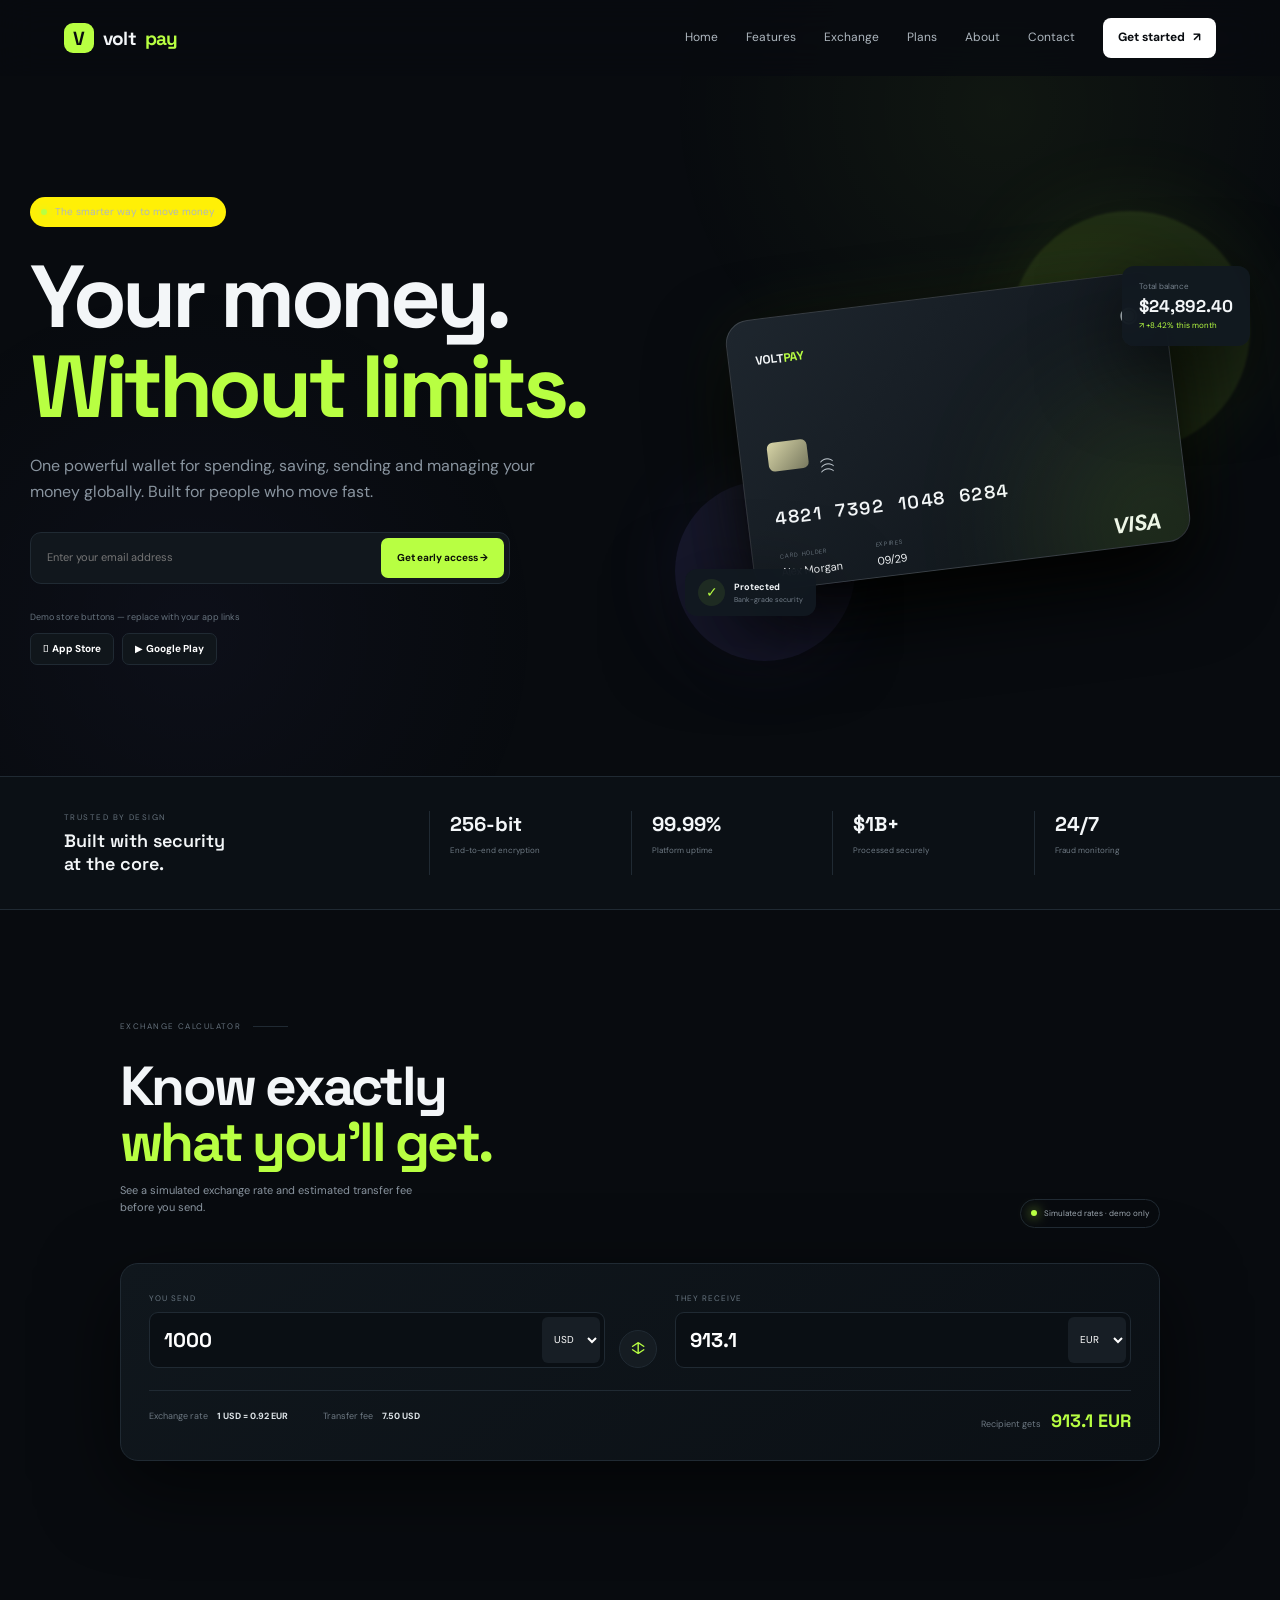
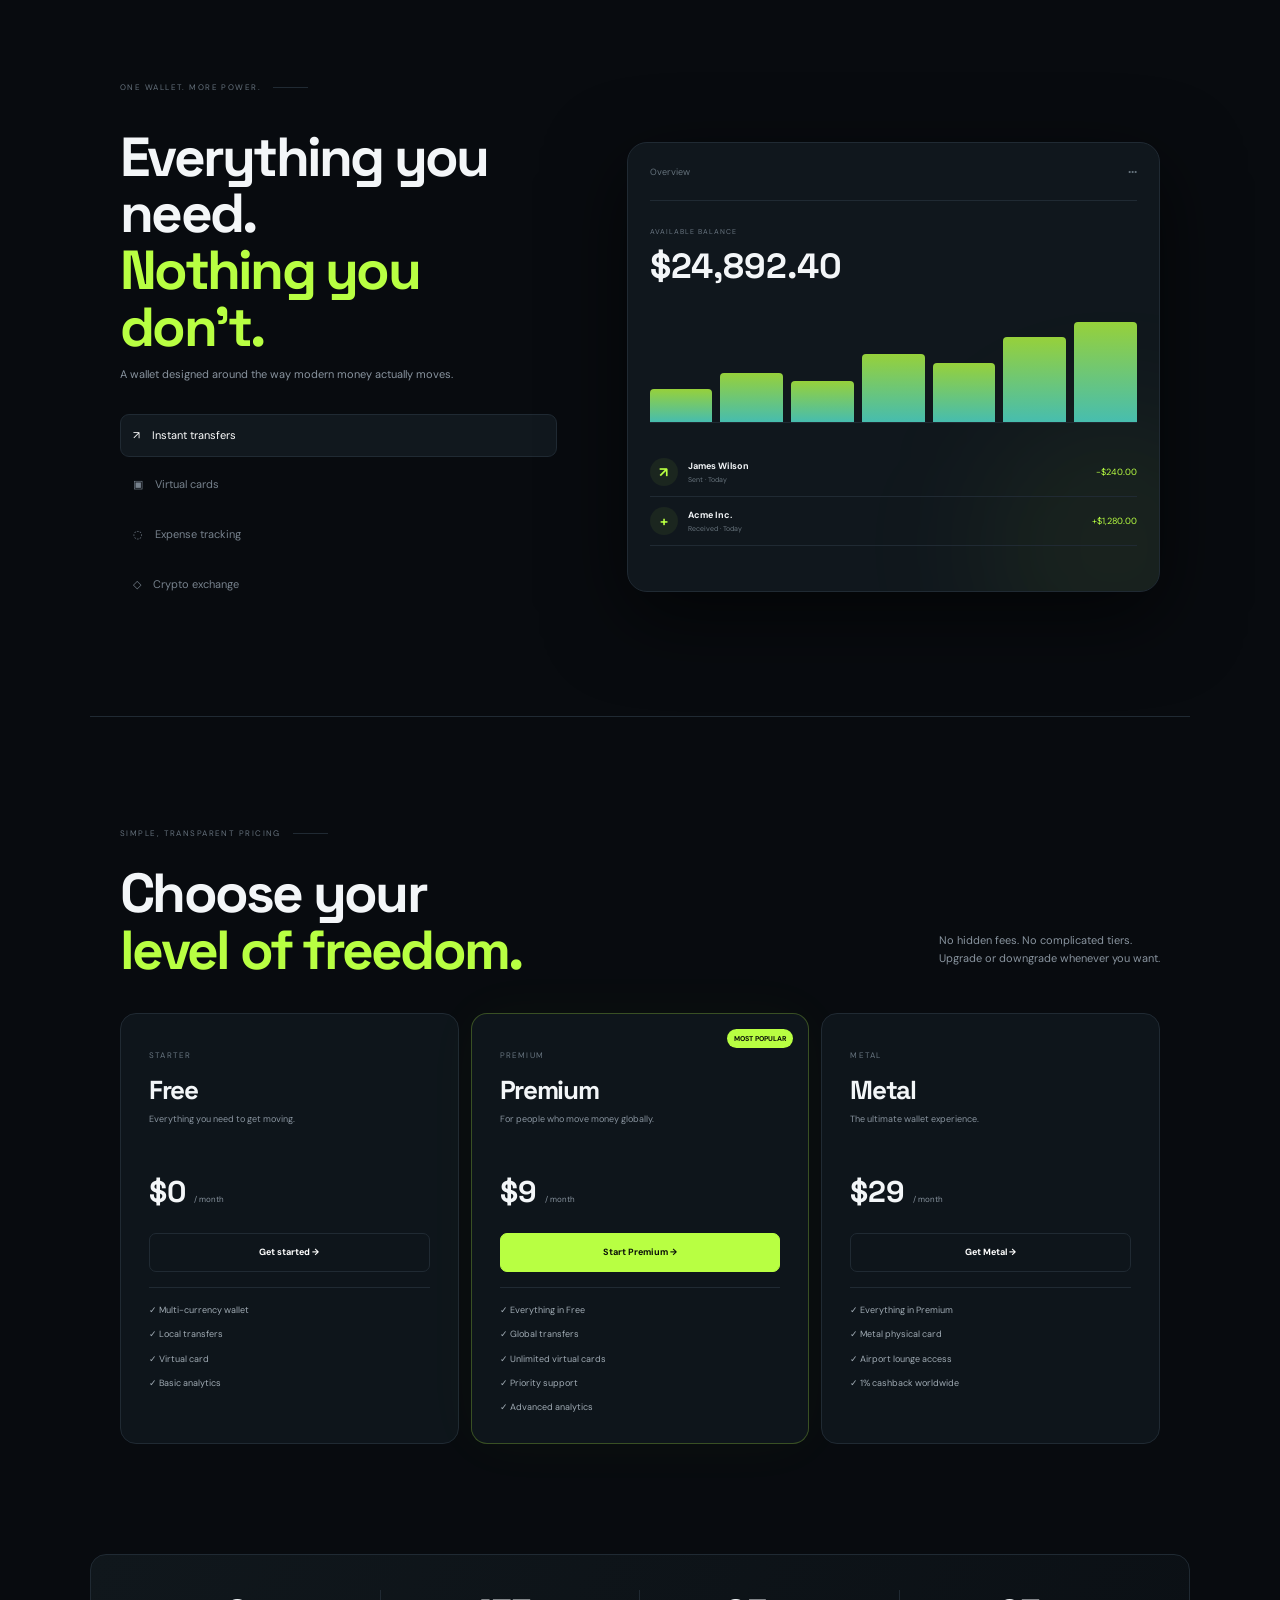
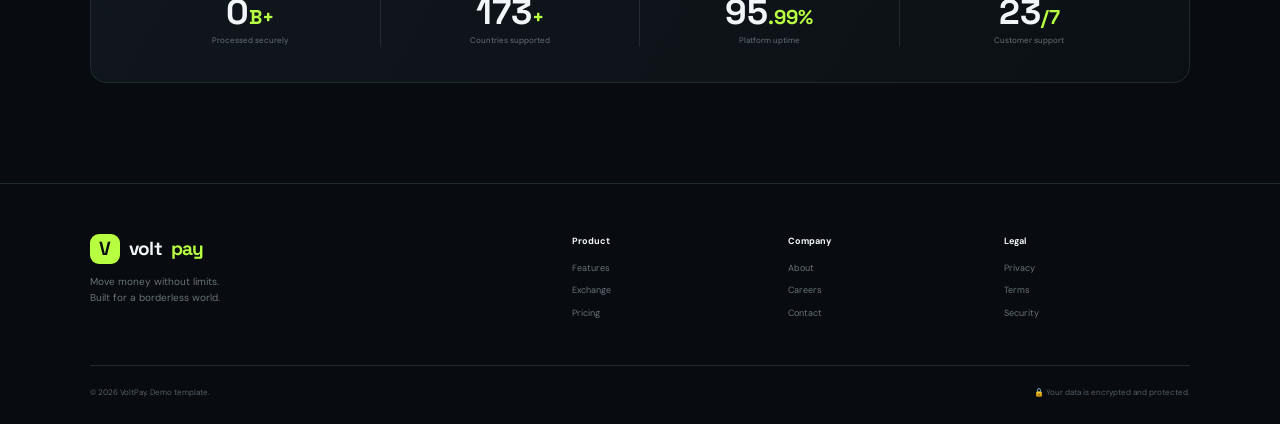
<file: index.html>
<!doctype html>
<html lang="en">
<head>
  <meta charset="utf-8">
  <meta name="viewport" content="width=device-width, initial-scale=1">
  <meta name="description" content="VoltPay — modern fintech and digital wallet landing page template for businesses, startups and financial products.">
  <meta name="theme-color" content="#080b0f">
  <meta property="og:type" content="website">
  <meta property="og:title" content="VoltPay — Digital Wallet Template">
  <meta property="og:description" content="A modern fintech and digital wallet landing page template built with HTML, CSS and JavaScript.">
  <meta property="og:url" content="https://dev-muhadz.github.io/voltpay-fintech-digital-wallet-template/">
  <link rel="canonical" href="https://dev-muhadz.github.io/voltpay-fintech-digital-wallet-template/">
  <link rel="icon" href="favicon.svg" type="image/svg+xml">
  <link rel="preconnect" href="https://fonts.googleapis.com">
  <link rel="preconnect" href="https://fonts.gstatic.com" crossorigin>
  <link href="https://fonts.googleapis.com/css2?family=DM+Sans:wght@400;500;600;700&family=Space+Grotesk:wght@600;700&display=swap" rel="stylesheet">
  <link rel="stylesheet" href="css/styles.css">
  <link rel="stylesheet" href="css/phase-3-fixes.css">
  <link rel="stylesheet" href="css/accessibility-fixes.css">
  <title>VoltPay — Digital Wallet Template</title>
</head>
<body>
<header class="site-header" id="site-header">
  <a class="logo" href="index.html" aria-label="VoltPay home"><span class="logo-mark">V</span>volt<span>pay</span></a>
  <nav class="nav" id="nav" aria-label="Primary navigation">
    <a href="index.html">Home</a>
    <a href="#features">Features</a>
    <a href="#calculator">Exchange</a>
    <a href="#pricing">Plans</a>
    <a href="about.html">About</a>
    <a href="contact.html">Contact</a>
    <a class="nav-cta" href="#signup">Get started <b>↗</b></a>
  </nav>
  <button class="menu-toggle" id="menu-toggle" aria-label="Open navigation" aria-expanded="false">☰</button>
</header>

<main>
<section class="hero">
  <div class="hero-copy">
    <div class="eyebrow"><i></i> The smarter way to move money</div>
    <h1>Your money.<br><em>Without limits.</em></h1>
    <p>One powerful wallet for spending, saving, sending and managing your money globally. Built for people who move fast.</p>
    <form class="signup" id="signup">
      <input type="email" placeholder="Enter your email address" aria-label="Email address" required>
      <button type="submit">Get early access <span>→</span></button>
    </form>
    <div class="download">
      <small>Demo store buttons — replace with your app links</small>
      <div>
        <button type="button" aria-label="App Store placeholder — replace with your App Store URL"> <b>App Store</b></button>
        <button type="button" aria-label="Google Play placeholder — replace with your Google Play URL">▶ <b>Google Play</b></button>
      </div>
    </div>
  </div>

  <div class="hero-visual" aria-label="Digital card preview">
    <div class="orb orb-a"></div>
    <div class="orb orb-b"></div>
    <div class="wallet-card">
      <div class="card-top"><span>VOLT<span>PAY</span></span><i>◉</i></div>
      <div class="chip"></div>
      <div class="contactless">)))</div>
      <div class="card-number">4821&nbsp;&nbsp;7392&nbsp;&nbsp;1048&nbsp;&nbsp;6284</div>
      <div class="card-bottom">
        <span><small>CARD HOLDER</small>Alex Morgan</span>
        <span><small>EXPIRES</small>09/29</span>
        <strong>VISA</strong>
      </div>
    </div>
    <div class="balance-float">
      <small>Total balance</small>
      <b>$24,892.40</b>
      <span>↗ +8.42% this month</span>
    </div>
    <div class="secure-float"><i>✓</i><span><b>Protected</b><small>Bank-grade security</small></span></div>
  </div>
</section>

<section class="trust" id="security">
  <div class="trust-copy">
    <span>TRUSTED BY DESIGN</span>
    <b>Built with security<br>at the core.</b>
  </div>
  <div class="trust-items">
    <div><strong>256-bit</strong><small>End-to-end encryption</small></div>
    <div><strong>99.99%</strong><small>Platform uptime</small></div>
    <div><strong>$1B+</strong><small>Processed securely</small></div>
    <div><strong>24/7</strong><small>Fraud monitoring</small></div>
  </div>
</section>

<section class="section calculator" id="calculator">
  <div class="section-label">EXCHANGE CALCULATOR <span></span></div>
  <div class="calc-head">
    <div>
      <h2>Know exactly<br><em>what you'll get.</em></h2>
      <p>See a simulated exchange rate and estimated transfer fee before you send.</p>
    </div>
    <div class="rate-pill"><i></i> Simulated rates · demo only</div>
  </div>
  <div class="calc-box">
    <div class="calc-field">
      <label for="amount">You send</label>
      <div><input id="amount" type="number" value="1000" min="0"><select id="from" aria-label="Send currency"><option>USD</option><option>EUR</option><option>GBP</option><option>NGN</option></select></div>
    </div>
    <button class="swap" id="swap" type="button" aria-label="Swap currencies">↕</button>
    <div class="calc-field">
      <label for="result">They receive</label>
      <div><input id="result" readonly><select id="to" aria-label="Receive currency"><option>EUR</option><option>USD</option><option>GBP</option><option>NGN</option></select></div>
    </div>
    <div class="calc-summary">
      <span>Exchange rate <b id="rate">—</b></span>
      <span>Transfer fee <b id="fee">—</b></span>
      <span class="receive">Recipient gets <strong id="receive">—</strong></span>
    </div>
  </div>
</section>

<section class="section features" id="features">
  <div class="section-label">ONE WALLET. MORE POWER. <span></span></div>
  <div class="feature-layout">
    <div>
      <h2>Everything you need.<br><em>Nothing you don't.</em></h2>
      <p class="intro">A wallet designed around the way modern money actually moves.</p>
      <div class="tabs" role="tablist" aria-label="Wallet features">
        <button class="active" data-tab="transfer" role="tab">↗ <span>Instant transfers</span></button>
        <button data-tab="card" role="tab">▣ <span>Virtual cards</span></button>
        <button data-tab="track" role="tab">◌ <span>Expense tracking</span></button>
        <button data-tab="crypto" role="tab">◇ <span>Crypto exchange</span></button>
      </div>
    </div>

    <div class="feature-screen">
      <div class="screen-top"><span>Overview</span><span>•••</span></div>

      <div class="feature-content active" data-panel="transfer">
        <small>AVAILABLE BALANCE</small>
        <strong>$24,892.40</strong>
        <div class="mini-chart"><i></i><i></i><i></i><i></i><i></i><i></i><i></i></div>
        <div class="transaction"><b>↗</b><span><strong>James Wilson</strong><small>Sent · Today</small></span><em>-$240.00</em></div>
        <div class="transaction"><b>+</b><span><strong>Acme Inc.</strong><small>Received · Today</small></span><em class="positive">+$1,280.00</em></div>
      </div>

      <div class="feature-content" data-panel="card">
        <div class="mock-virtual-card"><span>VOLT<span>PAY</span></span><b>•••• 6284</b></div>
        <h3>Virtual card ready</h3>
        <p>Create a disposable card for safer online payments.</p>
      </div>

      <div class="feature-content" data-panel="track">
        <div class="budget"><span>Monthly spending</span><b>$2,480 <small>/ $4,000</small></b><i><u></u></i></div>
        <h3>Stay in control</h3>
        <p>Automatic categories and smart spending insights.</p>
      </div>

      <div class="feature-content" data-panel="crypto">
        <div class="coin-row"><span>₿</span><b>Bitcoin</b><strong>$68,420</strong><em>+4.2%</em></div>
        <div class="coin-row"><span>Ξ</span><b>Ethereum</b><strong>$3,842</strong><em>+2.8%</em></div>
        <h3>Trade in one place</h3>
      </div>
    </div>
  </div>
</section>

<section class="section plans" id="pricing">
  <div class="section-label">SIMPLE, TRANSPARENT PRICING <span></span></div>
  <div class="pricing-head">
    <div><h2>Choose your<br><em>level of freedom.</em></h2></div>
    <p>No hidden fees. No complicated tiers.<br>Upgrade or downgrade whenever you want.</p>
  </div>
  <div class="price-grid">
    <article><span class="plan-tag">STARTER</span><h3>Free</h3><p>Everything you need to get moving.</p><strong>$0 <small>/ month</small></strong><button type="button" data-plan="Starter">Get started →</button><ul><li>✓ Multi-currency wallet</li><li>✓ Local transfers</li><li>✓ Virtual card</li><li>✓ Basic analytics</li></ul></article>
    <article class="featured"><span class="popular">MOST POPULAR</span><span class="plan-tag">PREMIUM</span><h3>Premium</h3><p>For people who move money globally.</p><strong>$9 <small>/ month</small></strong><button type="button" data-plan="Premium">Start Premium →</button><ul><li>✓ Everything in Free</li><li>✓ Global transfers</li><li>✓ Unlimited virtual cards</li><li>✓ Priority support</li><li>✓ Advanced analytics</li></ul></article>
    <article><span class="plan-tag">METAL</span><h3>Metal</h3><p>The ultimate wallet experience.</p><strong>$29 <small>/ month</small></strong><button type="button" data-plan="Metal">Get Metal →</button><ul><li>✓ Everything in Premium</li><li>✓ Metal physical card</li><li>✓ Airport lounge access</li><li>✓ 1% cashback worldwide</li></ul></article>
  </div>
</section>

<section class="counter-section" aria-label="Platform statistics">
  <div><strong class="counter" data-target="1">0</strong><span>B+</span><small>Processed securely</small></div>
  <div><strong class="counter" data-target="180">0</strong><span>+</span><small>Countries supported</small></div>
  <div><strong class="counter" data-target="99">0</strong><span>.99%</span><small>Platform uptime</small></div>
  <div><strong class="counter" data-target="24">0</strong><span>/7</span><small>Customer support</small></div>
</section>
</main>

<footer id="footer">
  <div class="footer-main">
    <div><a class="logo" href="index.html" aria-label="VoltPay home"><span class="logo-mark">V</span>volt<span>pay</span></a><p>Move money without limits.<br>Built for a borderless world.</p></div>
    <div class="footer-links">
      <div><b>Product</b><a href="#features">Features</a><a href="#calculator">Exchange</a><a href="#pricing">Pricing</a></div>
      <div><b>Company</b><a href="about.html">About</a><a href="careers.html">Careers</a><a href="contact.html">Contact</a></div>
      <div><b>Legal</b><a href="privacy.html">Privacy</a><a href="terms.html">Terms</a><a href="#security">Security</a></div>
    </div>
  </div>
  <div class="footer-bottom"><span>© 2026 VoltPay. Demo template.</span><span>🔒 Your data is encrypted and protected.</span></div>
</footer>
<script src="js/app.js"></script>
</body>
</html>
</file>
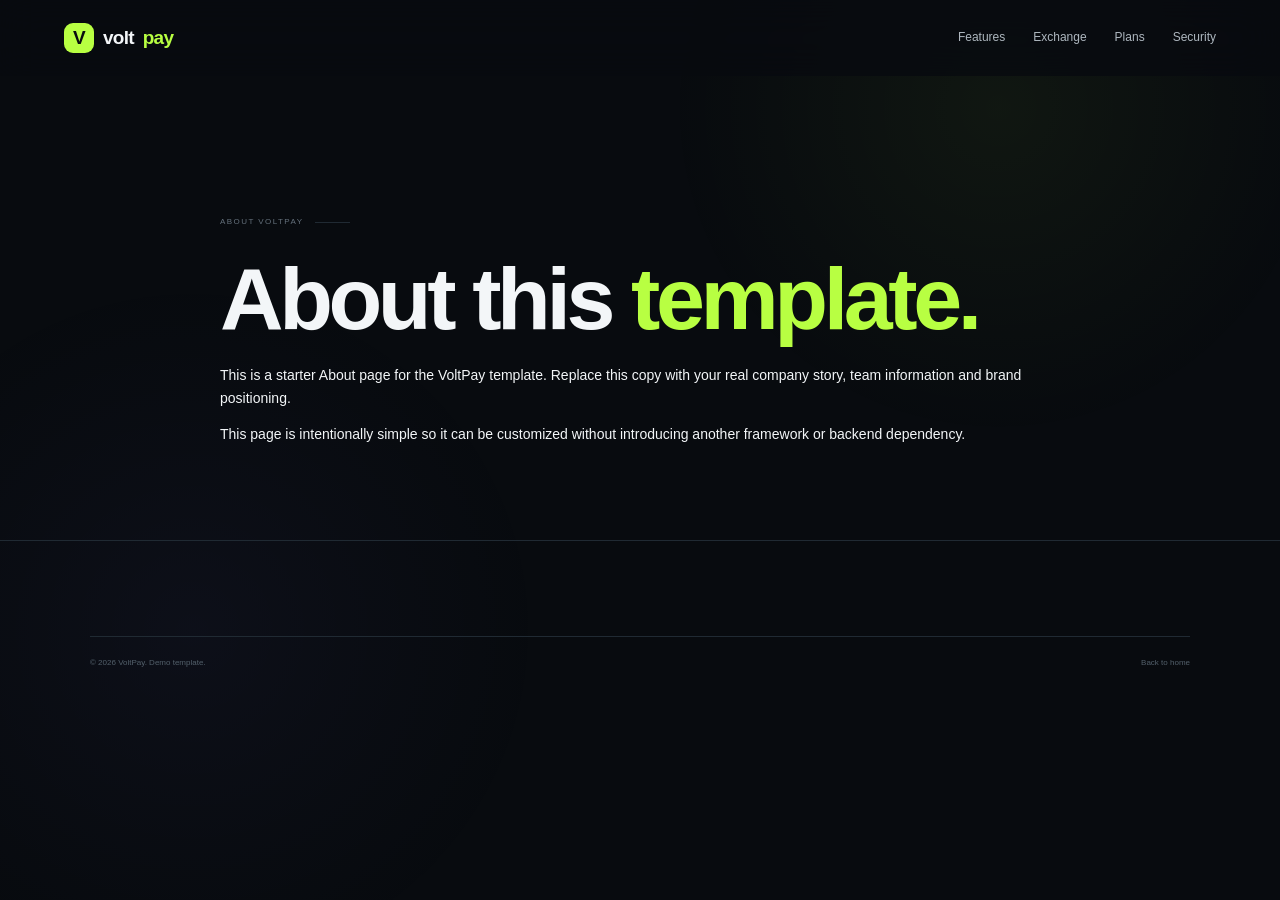
<file: about.html>
<!doctype html>
<html lang="en">
<head>
  <meta charset="utf-8">
  <meta name="viewport" content="width=device-width, initial-scale=1">
  <meta name="description" content="About page placeholder for the VoltPay fintech template.">
  <title>About — VoltPay</title>
  <link rel="icon" href="favicon.svg" type="image/svg+xml">
  <link rel="stylesheet" href="css/styles.css">
  <link rel="stylesheet" href="css/accessibility-fixes.css">
</head>
<body>
<header class="site-header">
  <a class="logo" href="index.html" aria-label="VoltPay home"><span class="logo-mark">V</span>volt<span>pay</span></a>
  <nav class="nav" aria-label="Primary navigation">
    <a href="index.html#features">Features</a>
    <a href="index.html#calculator">Exchange</a>
    <a href="index.html#pricing">Plans</a>
    <a href="index.html#security">Security</a>
  </nav>
</header>
<main class="section" style="max-width:900px;margin:0 auto;padding-top:140px;padding-bottom:80px;">
  <div class="section-label">ABOUT VOLTPAY <span></span></div>
  <h1>About this <em>template.</em></h1>
  <p>This is a starter About page for the VoltPay template. Replace this copy with your real company story, team information and brand positioning.</p>
  <p>This page is intentionally simple so it can be customized without introducing another framework or backend dependency.</p>
</main>
<footer><div class="footer-bottom"><span>© 2026 VoltPay. Demo template.</span><a href="index.html">Back to home</a></div></footer>
</body>
</html>
</file>
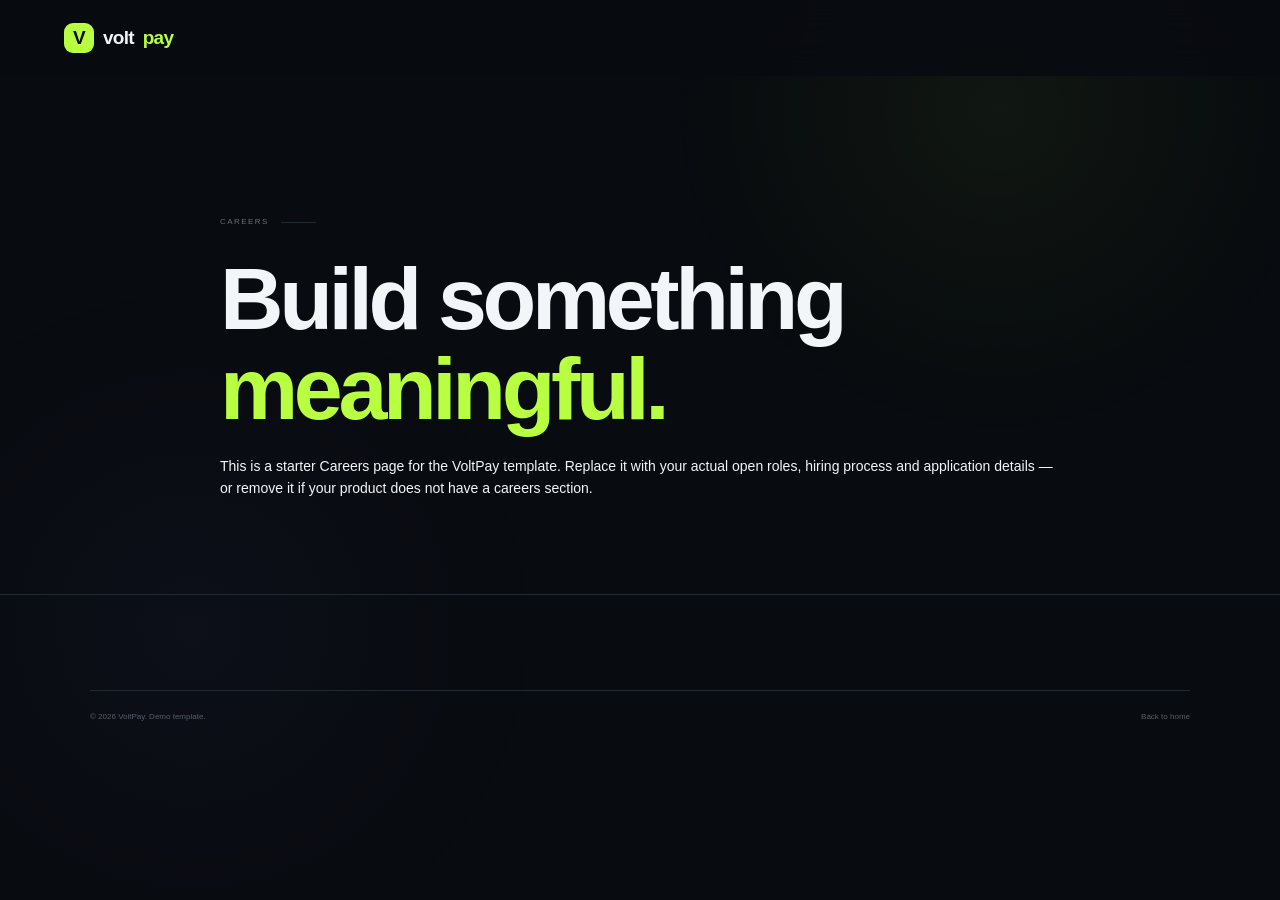
<file: careers.html>
<!doctype html>
<html lang="en">
<head>
  <meta charset="utf-8">
  <meta name="viewport" content="width=device-width, initial-scale=1">
  <meta name="description" content="Careers page placeholder for the VoltPay fintech template.">
  <title>Careers — VoltPay</title>
  <link rel="icon" href="favicon.svg" type="image/svg+xml">
  <link rel="stylesheet" href="css/styles.css">
  <link rel="stylesheet" href="css/accessibility-fixes.css">
</head>
<body>
<header class="site-header">
  <a class="logo" href="index.html" aria-label="VoltPay home"><span class="logo-mark">V</span>volt<span>pay</span></a>
</header>
<main class="section" style="max-width:900px;margin:0 auto;padding-top:140px;padding-bottom:80px;">
  <div class="section-label">CAREERS <span></span></div>
  <h1>Build something <em>meaningful.</em></h1>
  <p>This is a starter Careers page for the VoltPay template. Replace it with your actual open roles, hiring process and application details — or remove it if your product does not have a careers section.</p>
</main>
<footer><div class="footer-bottom"><span>© 2026 VoltPay. Demo template.</span><a href="index.html">Back to home</a></div></footer>
</body>
</html>
</file>
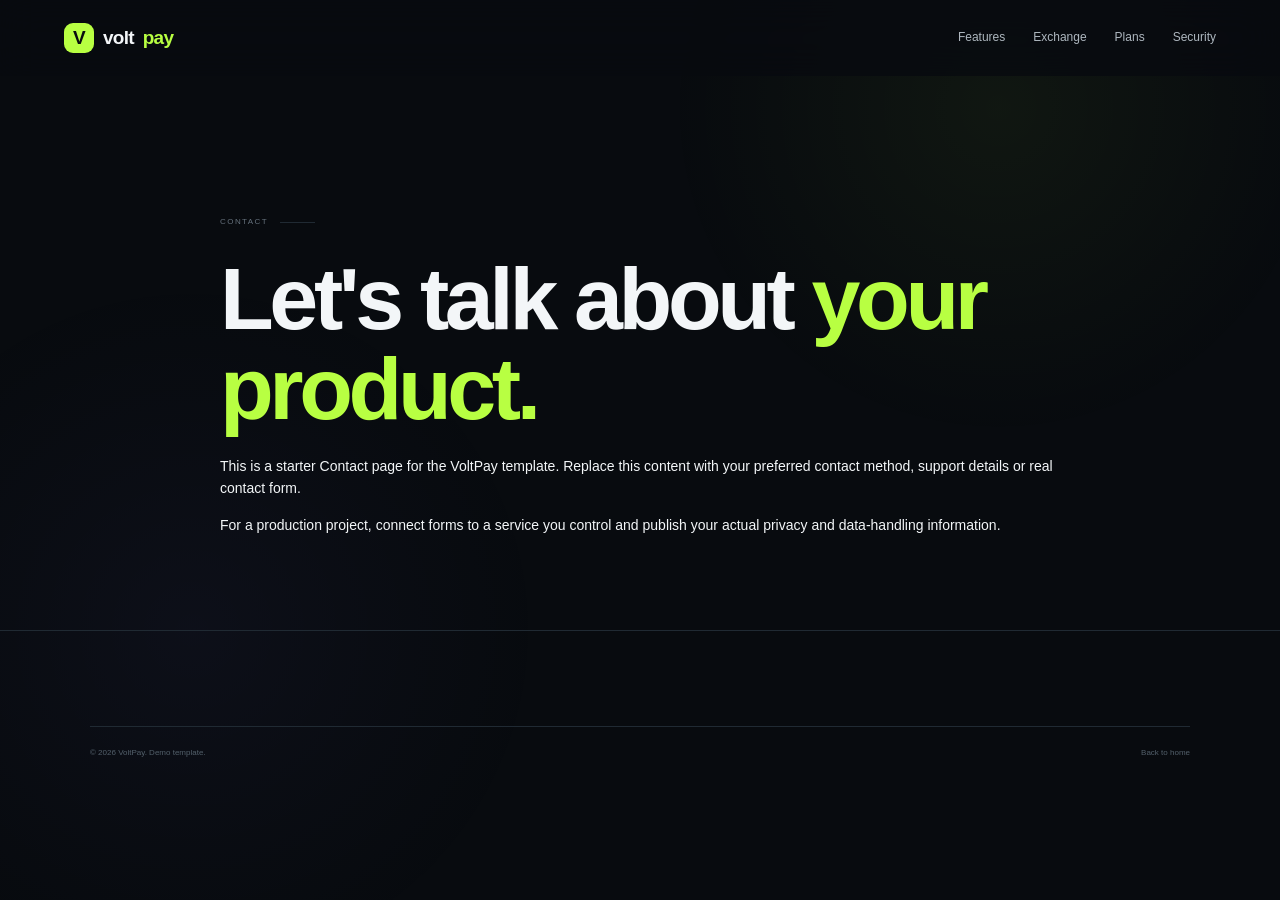
<file: contact.html>
<!doctype html>
<html lang="en">
<head>
  <meta charset="utf-8">
  <meta name="viewport" content="width=device-width, initial-scale=1">
  <meta name="description" content="Contact page placeholder for the VoltPay fintech template.">
  <title>Contact — VoltPay</title>
  <link rel="icon" href="favicon.svg" type="image/svg+xml">
  <link rel="stylesheet" href="css/styles.css">
  <link rel="stylesheet" href="css/accessibility-fixes.css">
</head>
<body>
<header class="site-header">
  <a class="logo" href="index.html" aria-label="VoltPay home"><span class="logo-mark">V</span>volt<span>pay</span></a>
  <nav class="nav" aria-label="Primary navigation">
    <a href="index.html#features">Features</a>
    <a href="index.html#calculator">Exchange</a>
    <a href="index.html#pricing">Plans</a>
    <a href="index.html#security">Security</a>
  </nav>
</header>
<main class="section" style="max-width:900px;margin:0 auto;padding-top:140px;padding-bottom:80px;">
  <div class="section-label">CONTACT <span></span></div>
  <h1>Let's talk about <em>your product.</em></h1>
  <p>This is a starter Contact page for the VoltPay template. Replace this content with your preferred contact method, support details or real contact form.</p>
  <p>For a production project, connect forms to a service you control and publish your actual privacy and data-handling information.</p>
</main>
<footer><div class="footer-bottom"><span>© 2026 VoltPay. Demo template.</span><a href="index.html">Back to home</a></div></footer>
</body>
</html>
</file>
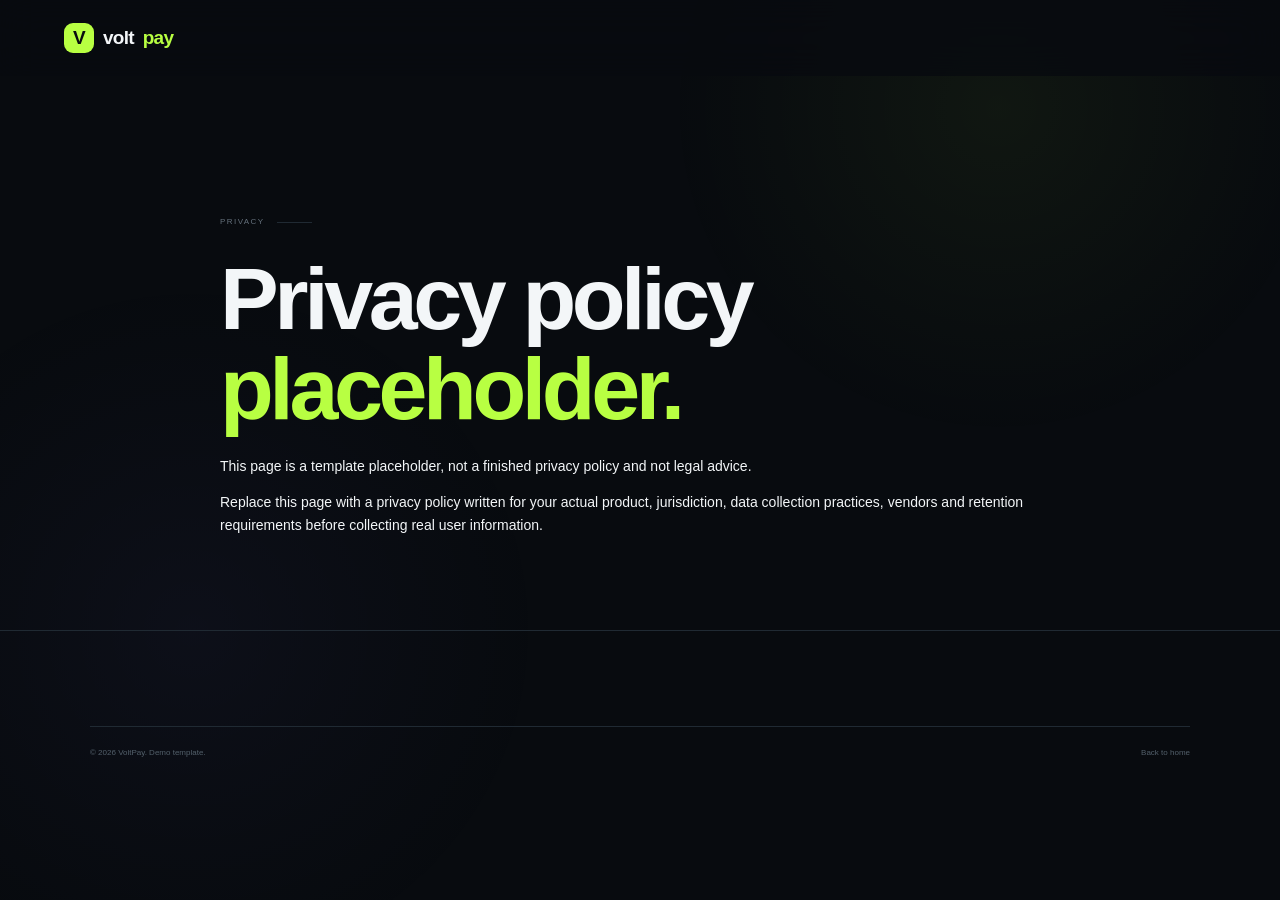
<file: privacy.html>
<!doctype html>
<html lang="en">
<head>
  <meta charset="utf-8">
  <meta name="viewport" content="width=device-width, initial-scale=1">
  <meta name="description" content="Privacy policy placeholder for the VoltPay fintech template.">
  <title>Privacy — VoltPay</title>
  <link rel="icon" href="favicon.svg" type="image/svg+xml">
  <link rel="stylesheet" href="css/styles.css">
  <link rel="stylesheet" href="css/accessibility-fixes.css">
</head>
<body>
<header class="site-header">
  <a class="logo" href="index.html" aria-label="VoltPay home"><span class="logo-mark">V</span>volt<span>pay</span></a>
</header>
<main class="section" style="max-width:900px;margin:0 auto;padding-top:140px;padding-bottom:80px;">
  <div class="section-label">PRIVACY <span></span></div>
  <h1>Privacy policy <em>placeholder.</em></h1>
  <p>This page is a template placeholder, not a finished privacy policy and not legal advice.</p>
  <p>Replace this page with a privacy policy written for your actual product, jurisdiction, data collection practices, vendors and retention requirements before collecting real user information.</p>
</main>
<footer><div class="footer-bottom"><span>© 2026 VoltPay. Demo template.</span><a href="index.html">Back to home</a></div></footer>
</body>
</html>
</file>
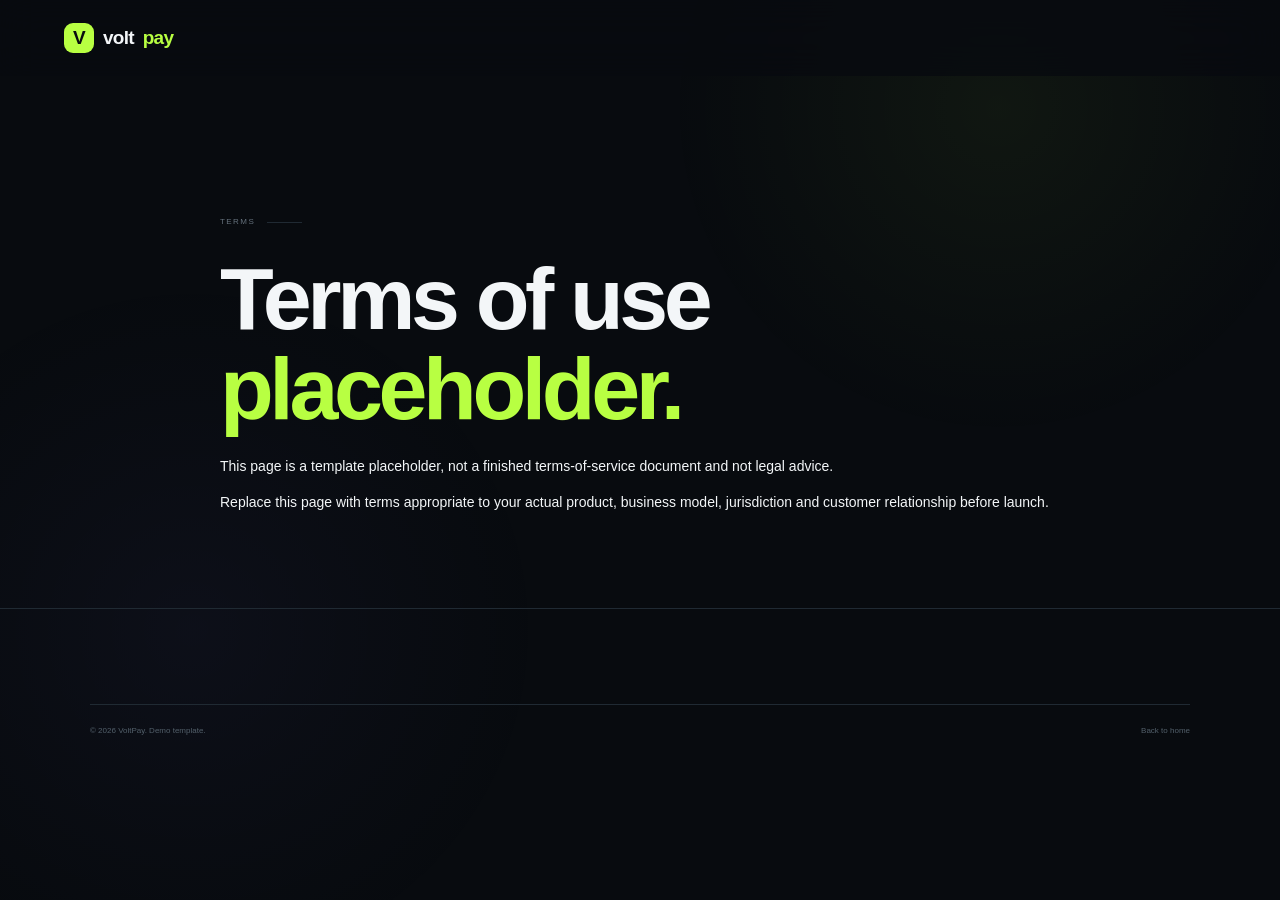
<file: terms.html>
<!doctype html>
<html lang="en">
<head>
  <meta charset="utf-8">
  <meta name="viewport" content="width=device-width, initial-scale=1">
  <meta name="description" content="Terms placeholder for the VoltPay fintech template.">
  <title>Terms — VoltPay</title>
  <link rel="icon" href="favicon.svg" type="image/svg+xml">
  <link rel="stylesheet" href="css/styles.css">
  <link rel="stylesheet" href="css/accessibility-fixes.css">
</head>
<body>
<header class="site-header">
  <a class="logo" href="index.html" aria-label="VoltPay home"><span class="logo-mark">V</span>volt<span>pay</span></a>
</header>
<main class="section" style="max-width:900px;margin:0 auto;padding-top:140px;padding-bottom:80px;">
  <div class="section-label">TERMS <span></span></div>
  <h1>Terms of use <em>placeholder.</em></h1>
  <p>This page is a template placeholder, not a finished terms-of-service document and not legal advice.</p>
  <p>Replace this page with terms appropriate to your actual product, business model, jurisdiction and customer relationship before launch.</p>
</main>
<footer><div class="footer-bottom"><span>© 2026 VoltPay. Demo template.</span><a href="index.html">Back to home</a></div></footer>
</body>
</html>
</file>
<file: css/styles.css>
/* =========================================================
   VOLTPAY DESIGN TOKENS
   Change these variables to rebrand the entire template.
   ========================================================= */
:root {
  --bg: #080b0f;
  --surface: #10151b;
  --surface-2: #151c23;
  --line: #202a33;
  --text: #f3f6f8;
  --muted: #89949f;
  --lime: #b8ff42;
  --cyan: #54e6d3;
  --purple: #8b7cff;
  --radius: 18px;
  --font: "DM Sans", sans-serif;
  --display: "Space Grotesk", sans-serif;
  --shadow: 0 25px 80px #0009;
}

* { box-sizing: border-box; }
html { scroll-behavior: smooth; }
body {
  margin: 0;
  overflow-x: hidden;
  background: var(--bg);
  color: var(--text);
  font: 14px/1.6 var(--font);
}
body::before {
  content: "";
  position: fixed;
  inset: 0;
  z-index: -1;
  pointer-events: none;
  background:
    radial-gradient(circle at 78% 12%, #b8ff420d, transparent 26%),
    radial-gradient(circle at 15% 70%, #8b7cff0b, transparent 28%);
}
button, input, select { font: inherit; }
button { cursor: pointer; }
a { color: inherit; text-decoration: none; }

.site-header {
  position: sticky;
  top: 0;
  z-index: 50;
  height: 76px;
  display: flex;
  align-items: center;
  justify-content: space-between;
  padding: 0 clamp(20px, 5vw, 80px);
  background: #080b0fcc;
  border-bottom: 1px solid #fff06;
  backdrop-filter: blur(18px);
}
.logo {
  display: flex;
  align-items: center;
  gap: 9px;
  font: 700 19px var(--display);
  letter-spacing: -.04em;
}
.logo > span:last-child { color: var(--lime); }
.logo-mark {
  display: grid;
  place-items: center;
  width: 30px;
  height: 30px;
  border-radius: 9px;
  background: var(--lime);
  color: #080b0f;
  font-weight: 800;
}
.nav { display: flex; align-items: center; gap: 28px; color: #aeb7bf; font-size: 12px; }
.nav a:hover { color: #fff; }
.nav-cta {
  padding: 10px 15px;
  border-radius: 8px;
  background: #fff;
  color: #080b0f !important;
  font-weight: 700;
}
.nav-cta b { margin-left: 5px; }
.menu-toggle { display: none; border: 0; background: transparent; color: #fff; font-size: 22px; }

.hero {
  max-width: 1280px;
  min-height: 700px;
  margin: auto;
  padding: 90px 30px 80px;
  display: grid;
  grid-template-columns: 1fr 1fr;
  align-items: center;
  gap: 50px;
}
.eyebrow {
  display: inline-flex;
  align-items: center;
  gap: 8px;
  padding: 7px 11px;
  border: 1px solid #fff10;
  border-radius: 99px;
  background: #fff006;
  color: #aeb7bf;
  font-size: 10px;
}
.eyebrow i, .rate-pill i {
  width: 6px;
  height: 6px;
  border-radius: 50%;
  background: var(--lime);
  box-shadow: 0 0 12px var(--lime);
}
h1, h2, h3 { font-family: var(--display); line-height: 1.03; letter-spacing: -.05em; }
h1 { margin: 25px 0 20px; font-size: clamp(55px, 7vw, 88px); }
h2 { font-size: clamp(35px, 5vw, 55px); margin: 0; }
em { color: var(--lime); font-style: normal; }
.hero-copy > p { max-width: 520px; color: var(--muted); font-size: 16px; }

.signup {
  max-width: 480px;
  margin: 28px 0 20px;
  padding: 5px;
  display: flex;
  border: 1px solid var(--line);
  border-radius: 11px;
  background: #11171d;
}
.signup input {
  flex: 1;
  min-width: 0;
  padding: 11px;
  border: 0;
  outline: 0;
  background: transparent;
  color: #fff;
  font-size: 11px;
}
.signup button {
  padding: 11px 16px;
  border: 0;
  border-radius: 7px;
  background: var(--lime);
  color: #0b0f08;
  font-size: 10px;
  font-weight: 700;
}
.download small { color: #66727d; font-size: 9px; }
.download > div { display: flex; gap: 8px; margin-top: 7px; }
.download button {
  padding: 7px 12px;
  border: 1px solid var(--line);
  border-radius: 7px;
  background: #10161b;
  color: #fff;
  font-size: 10px;
}

.hero-visual { position: relative; height: 500px; display: grid; place-items: center; }
.orb { position: absolute; border-radius: 50%; }
.orb-a { width: 240px; height: 240px; top: 30px; right: 0; background: #b8ff4220; filter: blur(1px); box-shadow: 0 0 100px #b8ff4215; }
.orb-b { width: 180px; height: 180px; left: 10px; bottom: 20px; background: #8b7cff20; box-shadow: 0 0 90px #8b7cff15; }
.wallet-card {
  position: relative;
  z-index: 2;
  width: min(440px, 80%);
  aspect-ratio: 1.62;
  padding: 27px;
  overflow: hidden;
  transform: rotate(-7deg);
  border: 1px solid #ffffff25;
  border-radius: 24px;
  background: linear-gradient(135deg, #1e262e, #0d1217);
  box-shadow: 0 35px 80px #000, 0 0 80px #b8ff4210;
}
.wallet-card::after {
  content: "";
  position: absolute;
  width: 220px;
  height: 220px;
  right: -80px;
  bottom: -90px;
  border-radius: 50%;
  background: var(--lime);
  filter: blur(80px);
  opacity: .15;
}
.card-top, .card-bottom { display: flex; align-items: center; justify-content: space-between; }
.card-top { font: 700 12px var(--display); }
.card-top span span { color: var(--lime); }
.card-top i { color: #b6c0c8; font-size: 21px; font-style: normal; }
.chip { width: 40px; height: 29px; margin-top: 70px; border-radius: 6px; background: linear-gradient(135deg, #d8d5a7, #77785f); }
.contactless { position: absolute; top: 142px; left: 78px; transform: rotate(-90deg); color: #bbc3ca; font-size: 13px; }
.card-number { margin-top: 35px; font: 600 18px var(--display); letter-spacing: .09em; }
.card-bottom { justify-content: flex-start; gap: 35px; margin-top: 20px; }
.card-bottom span { font-size: 11px; }
.card-bottom small { display: block; margin-bottom: 3px; color: #68747e; font-size: 6px; letter-spacing: .12em; }
.card-bottom strong { margin-left: auto; font-size: 22px; font-style: italic; }
.balance-float, .secure-float {
  position: absolute;
  z-index: 3;
  border: 1px solid #fff14;
  border-radius: 12px;
  background: #121920ef;
  backdrop-filter: blur(15px);
  box-shadow: var(--shadow);
}
.balance-float { top: 85px; right: 0; padding: 14px 17px; display: grid; gap: 2px; }
.balance-float small, .balance-float span { color: #75818c; font-size: 8px; }
.balance-float b { font: 700 17px var(--display); }
.balance-float span { color: var(--lime); }
.secure-float { left: 20px; bottom: 65px; padding: 10px 13px; display: flex; align-items: center; gap: 9px; }
.secure-float i { display: grid; place-items: center; width: 27px; height: 27px; border-radius: 50%; background: #b8ff4215; color: var(--lime); font-style: normal; }
.secure-float span { display: grid; font-size: 9px; }
.secure-float small { color: #77828d; font-size: 7px; }

.trust {
  display: grid;
  grid-template-columns: .8fr 2fr;
  gap: 50px;
  padding: 34px max(30px, 5vw);
  border-top: 1px solid var(--line);
  border-bottom: 1px solid var(--line);
  background: #0b1015;
}
.trust-copy { display: grid; gap: 5px; }
.trust-copy span, .section-label { color: #65717c; font-size: 8px; letter-spacing: .18em; }
.trust-copy b { font: 600 18px var(--display); }
.trust-items { display: grid; grid-template-columns: repeat(4, 1fr); gap: 20px; }
.trust-items div { padding-left: 20px; border-left: 1px solid var(--line); }
.trust-items strong { display: block; font: 700 20px var(--display); }
.trust-items small { color: #6f7a84; font-size: 8px; }

.section { max-width: 1100px; margin: auto; padding: 110px 30px; }
.section-label { display: flex; align-items: center; gap: 12px; }
.section-label span { width: 35px; height: 1px; background: var(--line); }
.calc-head, .pricing-head { display: flex; align-items: end; justify-content: space-between; margin: 25px 0 35px; }
.calc-head p, .pricing-head > p { max-width: 310px; color: var(--muted); font-size: 11px; }
.rate-pill { padding: 7px 10px; border: 1px solid var(--line); border-radius: 99px; color: #9da7b0; font-size: 8px; }
.rate-pill i { display: inline-block; margin-right: 5px; }

.calc-box {
  display: grid;
  grid-template-columns: 1fr 42px 1fr;
  gap: 14px;
  align-items: end;
  padding: 28px;
  border: 1px solid var(--line);
  border-radius: var(--radius);
  background: linear-gradient(145deg, #10171d, #0b1015);
  box-shadow: var(--shadow);
}
.calc-field label { display: block; margin-bottom: 7px; color: #697681; font-size: 8px; letter-spacing: .12em; text-transform: uppercase; }
.calc-field > div { display: flex; padding: 4px; border: 1px solid var(--line); border-radius: 9px; background: #0a0f14; }
.calc-field input { flex: 1; min-width: 0; padding: 10px; border: 0; outline: 0; background: transparent; color: #fff; font: 700 20px var(--display); }
.calc-field select { padding: 0 8px; border: 0; border-radius: 6px; background: #171e25; color: #fff; font-size: 10px; }
.swap { width: 38px; height: 38px; border: 1px solid var(--line); border-radius: 50%; background: #151c22; color: var(--lime); font-size: 17px; }
.calc-summary { grid-column: 1 / -1; display: flex; gap: 35px; margin-top: 8px; padding-top: 18px; border-top: 1px solid var(--line); color: #6d7882; font-size: 9px; }
.calc-summary b { margin-left: 7px; color: #dfe5e9; }
.calc-summary .receive { margin-left: auto; }
.calc-summary strong { margin-left: 8px; color: var(--lime); font: 700 18px var(--display); }

.feature-layout { display: grid; grid-template-columns: .9fr 1.1fr; gap: 70px; align-items: center; margin-top: 35px; }
.intro { max-width: 340px; color: var(--muted); font-size: 11px; }
.tabs { display: grid; gap: 6px; margin-top: 30px; }
.tabs button {
  display: flex; align-items: center; gap: 12px; padding: 12px;
  border: 1px solid transparent; border-radius: 9px;
  background: transparent; color: #77828d; text-align: left; font-size: 11px;
}
.tabs button.active { border-color: var(--line); background: #11181e; color: #fff; }
.feature-screen {
  position: relative;
  min-height: 450px;
  padding: 22px;
  overflow: hidden;
  border: 1px solid var(--line);
  border-radius: 20px;
  background: #10171d;
  box-shadow: var(--shadow);
}
.feature-screen::after { content: ""; position: absolute; width: 250px; height: 250px; right: -80px; bottom: -80px; border-radius: 50%; background: #b8ff4210; filter: blur(70px); }
.screen-top { display: flex; justify-content: space-between; padding-bottom: 20px; border-bottom: 1px solid var(--line); color: #66737d; font-size: 9px; }
.feature-content { display: none; position: relative; z-index: 1; }
.feature-content.active { display: block; }
.feature-content > small { display: block; margin-top: 25px; color: #697580; font-size: 7px; letter-spacing: .15em; }
.feature-content > strong { display: block; margin-top: 7px; font: 700 35px var(--display); }
.mini-chart { height: 110px; display: flex; align-items: end; gap: 8px; margin: 25px 0; border-bottom: 1px solid var(--line); }
.mini-chart i { flex: 1; display: block; border-radius: 4px 4px 0 0; background: linear-gradient(var(--lime), var(--cyan)); opacity: .8; }
.mini-chart i:nth-child(1) { height: 30%; }.mini-chart i:nth-child(2) { height: 45%; }.mini-chart i:nth-child(3) { height: 38%; }.mini-chart i:nth-child(4) { height: 62%; }.mini-chart i:nth-child(5) { height: 54%; }.mini-chart i:nth-child(6) { height: 78%; }.mini-chart i:nth-child(7) { height: 92%; }
.transaction { display: flex; align-items: center; gap: 10px; padding: 10px 0; border-bottom: 1px solid var(--line); }
.transaction > b { display: grid; place-items: center; width: 28px; height: 28px; border-radius: 50%; background: #b8ff4210; color: var(--lime); }
.transaction span { display: grid; flex: 1; font-size: 9px; }.transaction span small { color: #68747d; font-size: 7px; }
.transaction em { font-style: normal; font-size: 9px; }.positive { color: var(--lime); }
.mock-virtual-card { max-width: 300px; height: 150px; margin: 30px auto; padding: 20px; display: flex; flex-direction: column; justify-content: space-between; transform: rotate(3deg); border-radius: 15px; background: linear-gradient(135deg, #b8ff42, #75a928); color: #081008; font: 700 12px var(--display); box-shadow: 0 20px 50px #b8ff4220; }
.mock-virtual-card span span { color: #fff; }
.feature-content h3 { margin: 30px 0 4px; font: 700 20px var(--display); }
.feature-content p { color: var(--muted); font-size: 10px; }
.budget { margin-top: 30px; padding: 25px; border: 1px solid var(--line); border-radius: 12px; background: #0b1015; }
.budget span { display: block; color: #77828c; font-size: 9px; }.budget > b { display: block; margin: 8px 0 20px; font: 700 25px var(--display); }.budget small { color: var(--muted); font-size: 9px; }
.budget i { display: block; height: 9px; overflow: hidden; border-radius: 99px; background: #202a31; }.budget u { display: block; width: 62%; height: 100%; border-radius: 99px; background: var(--lime); text-decoration: none; }
.coin-row { display: grid; grid-template-columns: 35px 1fr auto auto; align-items: center; gap: 9px; padding: 16px 0; margin-top: 10px; border-bottom: 1px solid var(--line); }
.coin-row > span { display: grid; place-items: center; width: 30px; height: 30px; border-radius: 50%; background: #fff08; font-size: 16px; }.coin-row b, .coin-row strong { font-size: 10px; }.coin-row em { color: var(--lime); font-size: 8px; font-style: normal; }

.plans { border-top: 1px solid var(--line); }
.price-grid { display: grid; grid-template-columns: repeat(3, 1fr); gap: 12px; }
.price-grid article { position: relative; padding: 28px; border: 1px solid var(--line); border-radius: 16px; background: #0e151b; }
.price-grid article.featured { border-color: #b8ff4240; box-shadow: 0 0 60px #b8ff4208; }
.popular { position: absolute; top: 15px; right: 15px; padding: 4px 7px; border-radius: 99px; background: var(--lime); color: #0a1008; font-size: 7px; font-weight: 700; }
.plan-tag { color: #697681; font-size: 8px; letter-spacing: .15em; }
.price-grid h3 { margin: 12px 0 6px; font-size: 26px; }.price-grid p { min-height: 38px; color: var(--muted); font-size: 9px; }
.price-grid article > strong { display: block; margin: 22px 0; font: 700 30px var(--display); }.price-grid article > strong small { color: var(--muted); font: 400 8px var(--font); }
.price-grid button { width: 100%; padding: 11px; border: 1px solid var(--line); border-radius: 7px; background: transparent; color: #fff; font-size: 9px; font-weight: 700; }
.price-grid .featured button { border-color: var(--lime); background: var(--lime); color: #0a1008; }
.price-grid ul { display: grid; gap: 10px; margin: 15px 0 0; padding: 15px 0 0; border-top: 1px solid var(--line); color: #a0abb4; font-size: 9px; list-style: none; }

.counter-section {
  max-width: 1100px;
  margin: 0 auto 100px;
  padding: 35px 30px;
  display: grid;
  grid-template-columns: repeat(4, 1fr);
  text-align: center;
  border: 1px solid var(--line);
  border-radius: 16px;
  background: linear-gradient(120deg, #10171c, #0b1015);
}
.counter-section div { border-right: 1px solid var(--line); }.counter-section div:last-child { border: 0; }
.counter-section strong { font: 700 35px var(--display); }.counter-section span { color: var(--lime); font: 700 20px var(--display); }.counter-section small { display: block; color: #66727c; font-size: 8px; }

footer { padding: 50px max(30px, 5vw) 25px; border-top: 1px solid var(--line); }
.footer-main { max-width: 1100px; margin: auto; display: grid; grid-template-columns: 1.3fr 2fr; gap: 80px; }
.footer-main > div:first-child p { color: #68747d; font-size: 10px; }
.footer-links { display: grid; grid-template-columns: repeat(3, 1fr); gap: 30px; }
.footer-links div { display: grid; align-content: start; gap: 8px; }.footer-links b { margin-bottom: 5px; font-size: 9px; }.footer-links a { color: #68747d; font-size: 9px; }.footer-links a:hover { color: #fff; }
.footer-bottom { max-width: 1100px; margin: 45px auto 0; padding-top: 20px; display: flex; justify-content: space-between; border-top: 1px solid var(--line); color: #53606b; font-size: 8px; }

@media (max-width: 850px) {
  .nav { gap: 15px; }.hero { grid-template-columns: 1fr; padding-top: 65px; }.hero-visual { height: 450px; }
  .trust { grid-template-columns: 1fr; }.feature-layout { grid-template-columns: 1fr; gap: 40px; }
  .price-grid { grid-template-columns: 1fr; }.counter-section { grid-template-columns: 1fr 1fr; gap: 25px; }.counter-section div:nth-child(2) { border: 0; }
  .footer-main { grid-template-columns: 1fr; gap: 30px; }
}
@media (max-width: 650px) {
  .site-header { height: 65px; }.menu-toggle { display: block; }
  .nav {
    position: fixed; top: 65px; right: 0; bottom: 0; width: 260px; padding: 35px 25px;
    flex-direction: column; align-items: flex-start; background: #0c1218;
    border-left: 1px solid var(--line); transform: translateX(100%); transition: transform .25s;
  }
  .nav.open { transform: translateX(0); }.nav-cta { margin-top: 10px; }
  .hero { padding: 55px 20px 70px; }.hero-copy > p { font-size: 14px; }
  .signup { display: block; padding: 0; border: 0; background: transparent; }.signup input { width: 100%; margin-bottom: 7px; padding: 13px; border: 1px solid var(--line); border-radius: 8px; background: #11171d; }.signup button { width: 100%; }
  .hero-visual { height: 380px; }.wallet-card { width: 92%; padding: 20px; }.chip { margin-top: 40px; }.card-number { margin-top: 28px; font-size: 13px; }
  .balance-float { top: 35px; right: -5px; }.secure-float { left: -5px; bottom: 25px; }
  .trust { padding: 30px 20px; }.trust-items { grid-template-columns: 1fr 1fr; gap: 18px; }.trust-items div { padding-left: 12px; }
  .section { padding: 75px 20px; }.calc-head, .pricing-head { display: block; }.rate-pill { display: inline-block; margin-top: 20px; }
  .calc-box { grid-template-columns: 1fr; padding: 18px; }.swap { justify-self: center; }.calc-summary { display: grid; gap: 10px; }.calc-summary .receive { margin: 0; }
  .feature-screen { min-height: 390px; }.counter-section { margin: 0 20px 70px; padding: 25px 15px; }
  .footer-links { grid-template-columns: 1fr 1fr; }.footer-bottom { display: grid; gap: 8px; }
}
</file>
<file: css/phase-3-fixes.css>
/* VoltPay Phase 3 repair layer. Restores the intended layout while keeping Phase 2 JS/accessibility work. */

/* Keep the primary header visible throughout the page. */
.site-header {
  position: fixed;
  top: 0;
  right: 0;
  left: 0;
  width: 100%;
  z-index: 100;
}

main { padding-top: 76px; }
section[id] { scroll-margin-top: 96px; }

/* Restore the HTML structure used by the original pricing cards. */
.price-grid {
  display: grid;
  grid-template-columns: repeat(3, 1fr);
  gap: 12px;
}
.price-grid article {
  position: relative;
  padding: 28px;
  border: 1px solid var(--line);
  border-radius: 16px;
  background: #0e151b;
}
.price-grid article.featured {
  border-color: #b8ff4240;
  box-shadow: 0 0 60px #b8ff4208;
}
.popular {
  position: absolute;
  top: 15px;
  right: 15px;
  padding: 4px 7px;
  border-radius: 99px;
  background: var(--lime);
  color: #0a1008;
  font-size: 7px;
  font-weight: 700;
}
.plan-tag { color: #697681; font-size: 8px; letter-spacing: .15em; }
.price-grid h3 { margin: 12px 0 6px; font-size: 26px; }
.price-grid p { min-height: 38px; color: var(--muted); font-size: 9px; }
.price-grid article > strong { display: block; margin: 22px 0; font: 700 30px var(--display); }
.price-grid article > strong small { color: var(--muted); font: 400 8px var(--font); }
.price-grid button {
  width: 100%;
  padding: 11px;
  border: 1px solid var(--line);
  border-radius: 7px;
  background: transparent;
  color: #fff;
  font-size: 9px;
  font-weight: 700;
}
.price-grid .featured button { border-color: var(--lime); background: var(--lime); color: #0a1008; }
.price-grid ul {
  display: grid;
  gap: 10px;
  margin: 15px 0 0;
  padding: 15px 0 0;
  border-top: 1px solid var(--line);
  color: #a0abb4;
  font-size: 9px;
  list-style: none;
}

/* Restore the CSS-built visuals inside the feature switcher. */
.transaction {
  display: flex;
  align-items: center;
  gap: 10px;
  padding: 10px 0;
  border-bottom: 1px solid var(--line);
}
.transaction > b {
  display: grid;
  place-items: center;
  width: 28px;
  height: 28px;
  border-radius: 50%;
  background: #b8ff4210;
  color: var(--lime);
}
.transaction span { display: grid; flex: 1; font-size: 9px; }
.transaction span small { color: #68747d; font-size: 7px; }
.transaction em { font-style: normal; font-size: 9px; }
.positive { color: var(--lime); }
.mock-virtual-card {
  max-width: 300px;
  height: 150px;
  margin: 30px auto;
  padding: 20px;
  display: flex;
  flex-direction: column;
  justify-content: space-between;
  transform: rotate(3deg);
  border-radius: 15px;
  background: linear-gradient(135deg, #b8ff42, #75a928);
  color: #081008;
  font: 700 12px var(--display);
  box-shadow: 0 20px 50px #b8ff4220;
}
.mock-virtual-card span span { color: #fff; }
.feature-content h3 { margin: 30px 0 4px; font: 700 20px var(--display); }
.feature-content p { color: var(--muted); font-size: 10px; }
.budget {
  margin-top: 30px;
  padding: 25px;
  border: 1px solid var(--line);
  border-radius: 12px;
  background: #0b1015;
}
.budget span { display: block; color: #77828c; font-size: 9px; }
.budget > b { display: block; margin: 8px 0 20px; font: 700 25px var(--display); }
.budget small { color: var(--muted); font-size: 9px; }
.budget i { display: block; height: 9px; overflow: hidden; border-radius: 99px; background: #202a31; }
.budget u { display: block; width: 62%; height: 100%; border-radius: 99px; background: var(--lime); text-decoration: none; }
.coin-row {
  display: grid;
  grid-template-columns: 35px 1fr auto auto;
  align-items: center;
  gap: 9px;
  padding: 16px 0;
  margin-top: 10px;
  border-bottom: 1px solid var(--line);
}
.coin-row > span {
  display: grid;
  place-items: center;
  width: 30px;
  height: 30px;
  border-radius: 50%;
  background: #fff08;
  font-size: 16px;
}
.coin-row b, .coin-row strong { font-size: 10px; }
.coin-row em { color: var(--lime); font-size: 8px; font-style: normal; }

/* Restore the stats card/grid using the actual HTML classes. */
.counter-section {
  max-width: 1100px;
  margin: 0 auto 100px;
  padding: 35px 30px;
  display: grid;
  grid-template-columns: repeat(4, 1fr);
  text-align: center;
  border: 1px solid var(--line);
  border-radius: 16px;
  background: linear-gradient(120deg, #10171c, #0b1015);
}
.counter-section div { border-right: 1px solid var(--line); }
.counter-section div:last-child { border: 0; }
.counter-section strong { font: 700 35px var(--display); }
.counter-section span { color: var(--lime); font: 700 20px var(--display); }
.counter-section small { display: block; color: #66727c; font-size: 8px; }

/* Restore the footer structure used by the HTML. */
footer { padding: 50px max(30px, 5vw) 25px; border-top: 1px solid var(--line); }
.footer-main { max-width: 1100px; margin: auto; display: grid; grid-template-columns: 1.3fr 2fr; gap: 80px; }
.footer-main > div:first-child p { color: #68747d; font-size: 10px; }
.footer-links { display: grid; grid-template-columns: repeat(3, 1fr); gap: 30px; }
.footer-links div { display: grid; align-content: start; gap: 8px; }
.footer-links b { margin-bottom: 5px; font-size: 9px; }
.footer-links a { color: #68747d; font-size: 9px; }
.footer-links a:hover { color: #fff; }
.footer-bottom { max-width: 1100px; margin: 45px auto 0; padding-top: 20px; display: flex; justify-content: space-between; border-top: 1px solid var(--line); color: #53606b; font-size: 8px; }

@media (max-width: 850px) {
  .price-grid { grid-template-columns: 1fr; }
  .counter-section { grid-template-columns: 1fr 1fr; gap: 25px; }
  .counter-section div:nth-child(2) { border: 0; }
  .footer-main { grid-template-columns: 1fr; gap: 30px; }
}

@media (max-width: 650px) {
  .site-header { height: 65px; }
  main { padding-top: 65px; }
  section[id] { scroll-margin-top: 80px; }

  .nav {
    position: fixed;
    top: 65px;
    right: 0;
    bottom: 0;
    z-index: 110;
    width: min(280px, 86vw);
    max-width: 100vw;
    height: calc(100dvh - 65px);
    max-height: calc(100dvh - 65px);
    padding: 24px 20px 28px;
    flex-direction: column;
    align-items: stretch;
    justify-content: flex-start;
    gap: 3px;
    overflow-x: hidden;
    overflow-y: auto;
    overscroll-behavior: contain;
    visibility: hidden;
    background: #0c1218 !important;
    border-left: 1px solid var(--line);
    box-shadow: -20px 0 55px #0008;
    transform: translateX(100%);
    transition: transform .25s ease, visibility 0s linear .25s;
  }
  .nav a {
    flex: 0 0 auto;
    width: 100%;
    min-height: 48px;
    display: flex;
    align-items: center;
    padding: 12px;
    border-radius: 8px;
    color: #e1e7eb;
    font-size: 15px;
    line-height: 1.3;
    font-weight: 600;
  }
  .nav a:hover { background: #151e26; color: #fff; }
  .nav-cta { margin-top: 10px; background: var(--lime) !important; color: #080b0f !important; }
  .nav.open {
    visibility: visible;
    transform: translateX(0);
    transition: transform .25s ease, visibility 0s;
  }
  .hero { padding: 55px 20px 70px; }
  .hero-visual { height: 380px; }
  .wallet-card { width: 92%; padding: 20px; }
  .chip { margin-top: 40px; }
  .card-number { margin-top: 28px; font-size: 13px; }
  .balance-float { top: 35px; right: -5px; }
  .secure-float { left: -5px; bottom: 25px; }
  .trust { padding: 30px 20px; }
  .trust-items { grid-template-columns: 1fr 1fr; gap: 18px; }
  .trust-items div { padding-left: 12px; }
  .section { padding: 75px 20px; }
  .calc-head, .pricing-head { display: block; }
  .rate-pill { display: inline-block; margin-top: 20px; }
  .calc-box { grid-template-columns: 1fr; padding: 18px; }
  .swap { justify-self: center; }
  .calc-summary { display: grid; gap: 10px; }
  .calc-summary .receive { margin: 0; }
  .feature-screen { min-height: 390px; }
  .counter-section { margin: 0 20px 70px; padding: 25px 15px; }
  .footer-links { grid-template-columns: 1fr 1fr; }
  .footer-bottom { display: grid; gap: 8px; }
}

@media (prefers-reduced-motion: reduce) {
  .nav { transition: none; }
}
</file>
<file: css/accessibility-fixes.css>
/* =========================================================
   VOLTPAY ACCESSIBILITY POLISH
   Keep keyboard focus visible without changing the visual system.
   ========================================================= */

:where(a, button, input, select):focus-visible {
  outline: 2px solid var(--lime);
  outline-offset: 3px;
}

.signup input:focus-visible,
.calc-field input:focus-visible,
.calc-field select:focus-visible {
  outline: 2px solid var(--lime);
  outline-offset: 2px;
}

@media (prefers-reduced-motion: reduce) {
  :where(a, button, input, select) {
    scroll-behavior: auto;
  }
}
</file>
